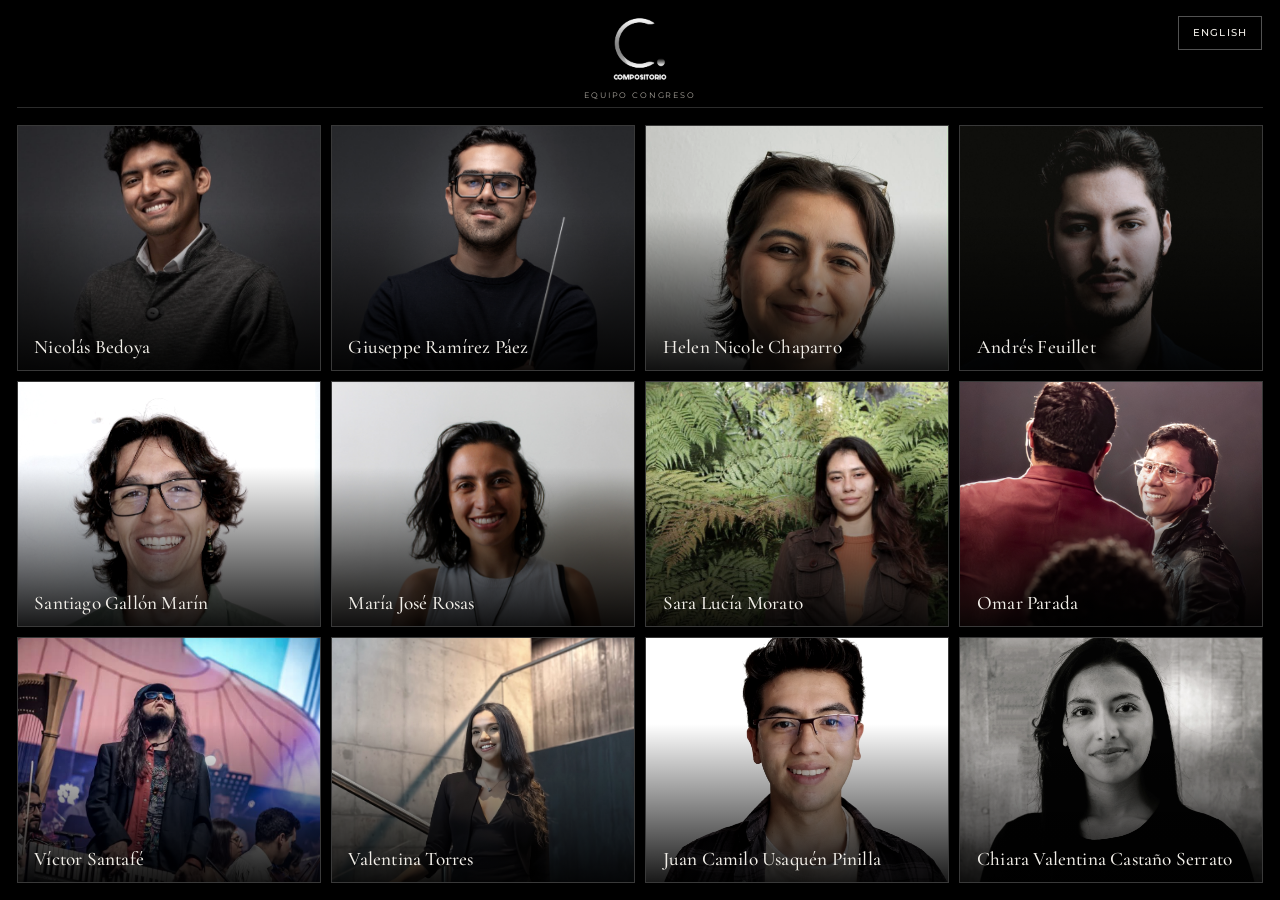
<file: index.html>
<!doctype html>
<html lang="es">
<head>
  <meta charset="utf-8">
  <meta name="viewport" content="width=device-width, initial-scale=1">
  <meta name="description" content="Compositorio — doce voces, doce universos sonoros.">
  <title>Compositorio</title>
  <link rel="stylesheet" href="styles.css">
</head>
<body class="home">
  <header class="site-header">
    <div class="header-brand">
      <img src="assets/logo-compositorio.png" alt="Compositorio">
      <p>Equipo Congreso</p>
    </div>
  </header>
  <!-- Cada tarjeta está asociada manualmente con la foto y los datos homónimos del PDF. -->
  <main class="profiles-grid" aria-label="Compositores">
    <a class="profile-card" href="nicolas-bedoya.html"><img src="assets/images/nicolas-bedoya.jpg" alt="Retrato de Nicolás Bedoya"><h2>Nicolás Bedoya</h2></a>
    <a class="profile-card" href="giuseppe-ramirez-paez.html"><img src="assets/images/giuseppe-ramirez.jpg" alt="Retrato de Giuseppe Ramírez Páez"><h2>Giuseppe Ramírez Páez</h2></a>
    <a class="profile-card" href="helen-nicole-chaparro.html"><img src="assets/images/helen-nicole-chaparro.jpeg" alt="Retrato de Helen Nicole Chaparro"><h2>Helen Nicole Chaparro</h2></a>
    <a class="profile-card" href="andres-feuillet.html"><img src="assets/images/andres-feuillet.jpg" alt="Retrato de Andrés Feuillet"><h2>Andrés Feuillet</h2></a>
    <a class="profile-card" href="santiago-gallon-marin.html"><img src="assets/images/santiago-gallon.jpg" alt="Retrato de Santiago Gallón Marín"><h2>Santiago Gallón Marín</h2></a>
    <a class="profile-card" href="maria-jose-rosas.html"><img src="assets/images/maria-jose-rosas.jpg" alt="Retrato de María José Rosas"><h2>María José Rosas</h2></a>
    <a class="profile-card" href="sara-lucia-morato.html"><img src="assets/images/sara-morato.jpeg" alt="Retrato de Sara Lucía Morato"><h2>Sara Lucía Morato</h2></a>
    <a class="profile-card" href="omar-parada.html"><img src="assets/images/omar-parada.jpg" alt="Retrato de Omar Parada"><h2>Omar Parada</h2></a>
    <a class="profile-card" href="victor-santafe.html"><img src="assets/images/victor-santafe.jpg" alt="Retrato de Víctor Santafé"><h2>Víctor Santafé</h2></a>
    <a class="profile-card" href="valentina-torres.html"><img src="assets/images/valentina-torres.jpg" alt="Retrato de Valentina Torres"><h2>Valentina Torres</h2></a>
    <a class="profile-card" href="juan-camilo-usaquen-pinilla.html"><img src="assets/images/juan-camilo-pinilla.jpg" alt="Retrato de Juan Camilo Usaquén Pinilla"><h2>Juan Camilo Usaquén Pinilla</h2></a>
    <a class="profile-card" href="chiara-valentina-castano-serrato.html"><img src="assets/images/chiara-castano.jpg" alt="Retrato de Chiara Valentina Castaño Serrato"><h2>Chiara Valentina Castaño Serrato</h2></a>
  </main>
  <script src="language.js"></script>
</body>
</html>
</file>
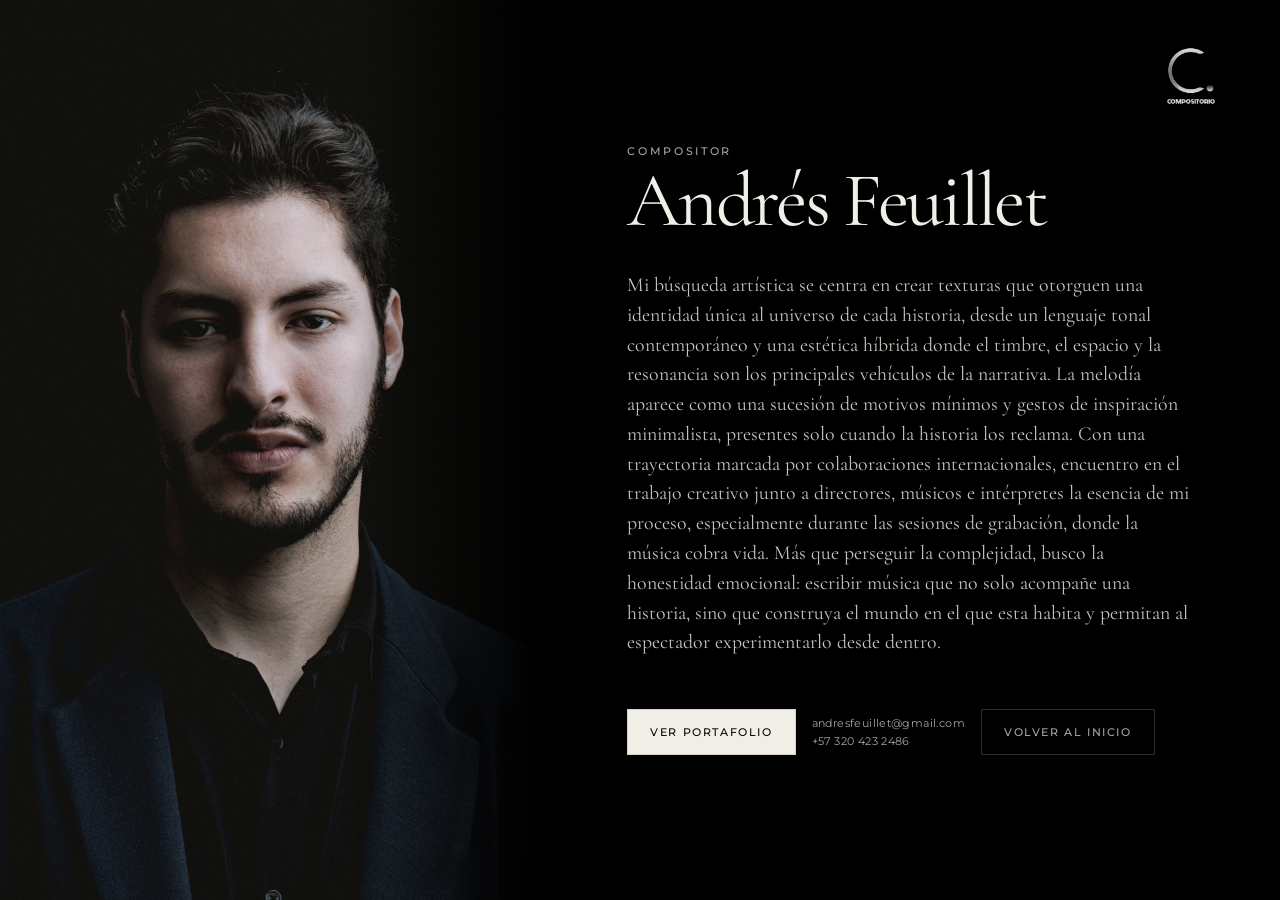
<file: andres-feuillet.html>
<!doctype html><html lang="es"><head><meta charset="utf-8"><meta name="viewport" content="width=device-width,initial-scale=1"><title>Andrés Feuillet — Compositorio</title><link rel="stylesheet" href="styles.css"></head><body class="profile-page"><main class="profile-shell"><div class="profile-portrait"><img src="assets/images/andres-feuillet.jpg" alt="Andrés Feuillet"></div><article class="profile-content"><img class="mini-logo" src="assets/logo-compositorio.png" alt=""><p class="eyebrow">Compositor</p><h1>Andrés Feuillet</h1><p class="bio">Mi búsqueda artística se centra en crear texturas que otorguen una identidad única al universo de cada historia, desde un lenguaje tonal contemporáneo y una estética híbrida donde el timbre, el espacio y la resonancia son los principales vehículos de la narrativa. La melodía aparece como una sucesión de motivos mínimos y gestos de inspiración minimalista, presentes solo cuando la historia los reclama. Con una trayectoria marcada por colaboraciones internacionales, encuentro en el trabajo creativo junto a directores, músicos e intérpretes la esencia de mi proceso, especialmente durante las sesiones de grabación, donde la música cobra vida. Más que perseguir la complejidad, busco la honestidad emocional: escribir música que no solo acompañe una historia, sino que construya el mundo en el que esta habita y permitan al espectador experimentarlo desde dentro.</p><nav class="profile-actions"><a class="button primary" href="https://www.andresfeuillet.com" target="_blank" rel="noopener noreferrer">Ver portafolio</a><div class="contact-details"><a href="mailto:andresfeuillet@gmail.com">andresfeuillet@gmail.com</a><a href="tel:+573204232486">+57 320 423 2486</a></div><a class="button secondary" href="index.html">Volver al inicio</a></nav></article></main></body></html>
</file>
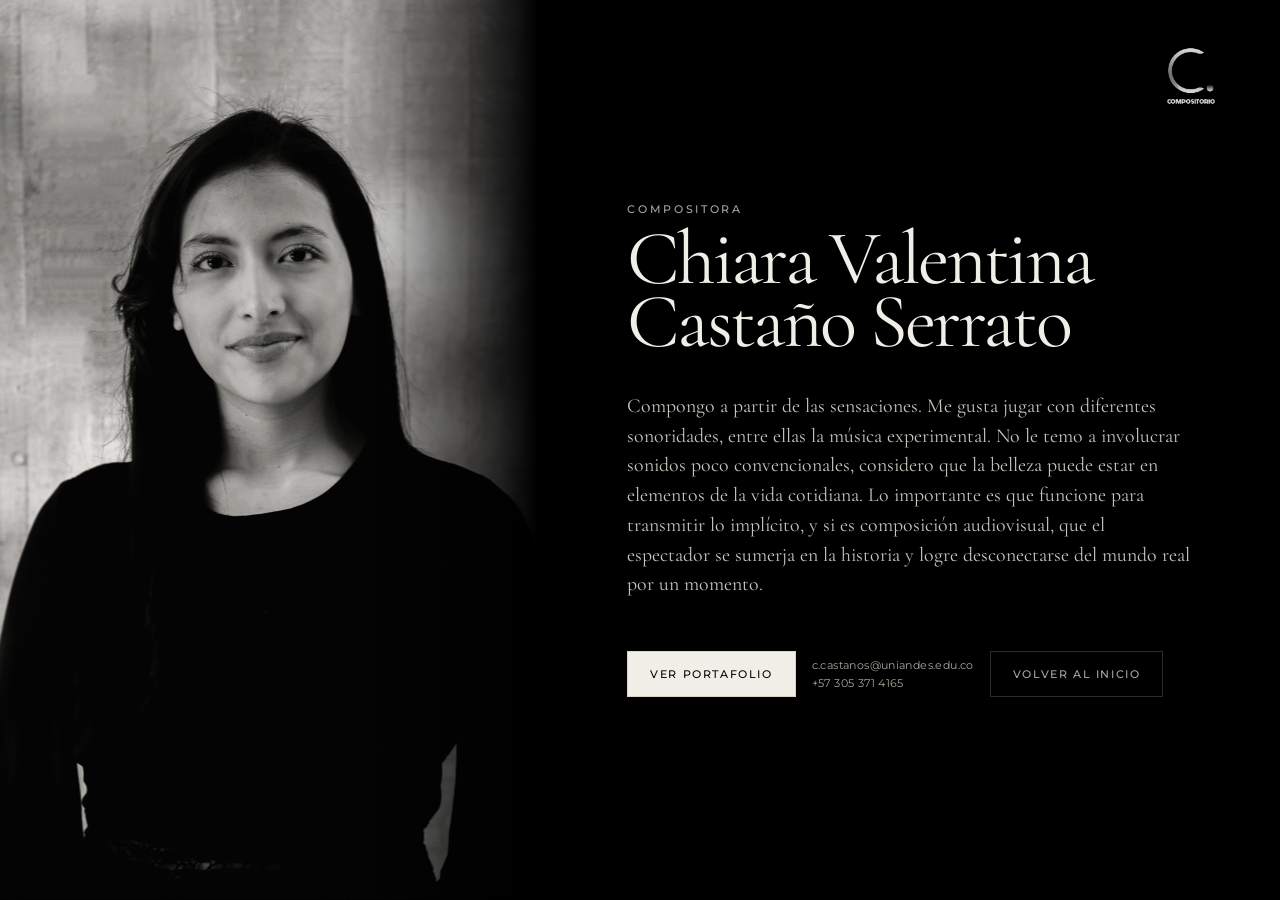
<file: chiara-valentina-castano-serrato.html>
<!doctype html><html lang="es"><head><meta charset="utf-8"><meta name="viewport" content="width=device-width,initial-scale=1"><title>Chiara Valentina Castaño Serrato — Compositorio</title><link rel="stylesheet" href="styles.css"></head><body class="profile-page"><main class="profile-shell"><div class="profile-portrait"><img src="assets/images/chiara-castano.jpg" alt="Chiara Valentina Castaño Serrato"></div><article class="profile-content"><img class="mini-logo" src="assets/logo-compositorio.png" alt=""><p class="eyebrow">Compositora</p><h1>Chiara Valentina Castaño Serrato</h1><p class="bio">Compongo a partir de las sensaciones. Me gusta jugar con diferentes sonoridades, entre ellas la música experimental. No le temo a involucrar sonidos poco convencionales, considero que la belleza puede estar en elementos de la vida cotidiana. Lo importante es que funcione para transmitir lo implícito, y si es composición audiovisual, que el espectador se sumerja en la historia y logre desconectarse del mundo real por un momento.</p><nav class="profile-actions"><a class="button primary" href="https://youtube.com/playlist?list=PLKqj8v8wlB8g&amp;si=jkZaBBemL94crnKC" target="_blank" rel="noopener noreferrer">Ver portafolio</a><div class="contact-details"><a href="mailto:c.castanos@uniandes.edu.co">c.castanos@uniandes.edu.co</a><a href="tel:+573053714165">+57 305 371 4165</a></div><a class="button secondary" href="index.html">Volver al inicio</a></nav></article></main></body></html>
</file>
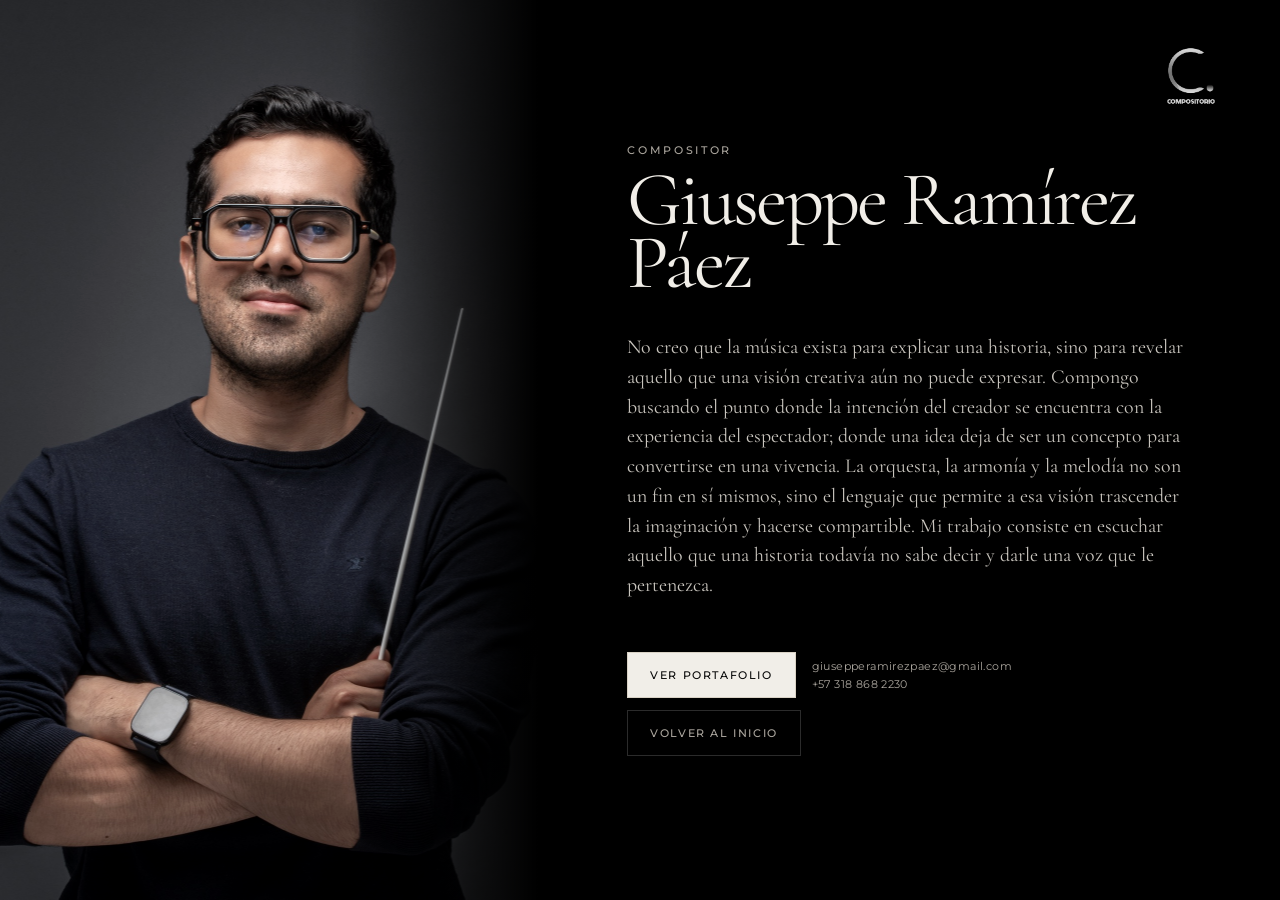
<file: giuseppe-ramirez-paez.html>
<!doctype html><html lang="es"><head><meta charset="utf-8"><meta name="viewport" content="width=device-width,initial-scale=1"><title>Giuseppe Ramírez Páez — Compositorio</title><link rel="stylesheet" href="styles.css"></head><body class="profile-page"><main class="profile-shell"><div class="profile-portrait"><img src="assets/images/giuseppe-ramirez.jpg" alt="Giuseppe Ramírez Páez"></div><article class="profile-content"><img class="mini-logo" src="assets/logo-compositorio.png" alt=""><p class="eyebrow">Compositor</p><h1>Giuseppe Ramírez Páez</h1><p class="bio">No creo que la música exista para explicar una historia, sino para revelar aquello que una visión creativa aún no puede expresar. Compongo buscando el punto donde la intención del creador se encuentra con la experiencia del espectador; donde una idea deja de ser un concepto para convertirse en una vivencia. La orquesta, la armonía y la melodía no son un fin en sí mismos, sino el lenguaje que permite a esa visión trascender la imaginación y hacerse compartible. Mi trabajo consiste en escuchar aquello que una historia todavía no sabe decir y darle una voz que le pertenezca.</p><nav class="profile-actions"><a class="button primary" href="https://www.giusepperamirezpaez.com/es" target="_blank" rel="noopener noreferrer">Ver portafolio</a><div class="contact-details"><a href="mailto:giusepperamirezpaez@gmail.com">giusepperamirezpaez@gmail.com</a><a href="tel:+573188682230">+57 318 868 2230</a></div><a class="button secondary" href="index.html">Volver al inicio</a></nav></article></main></body></html>
</file>
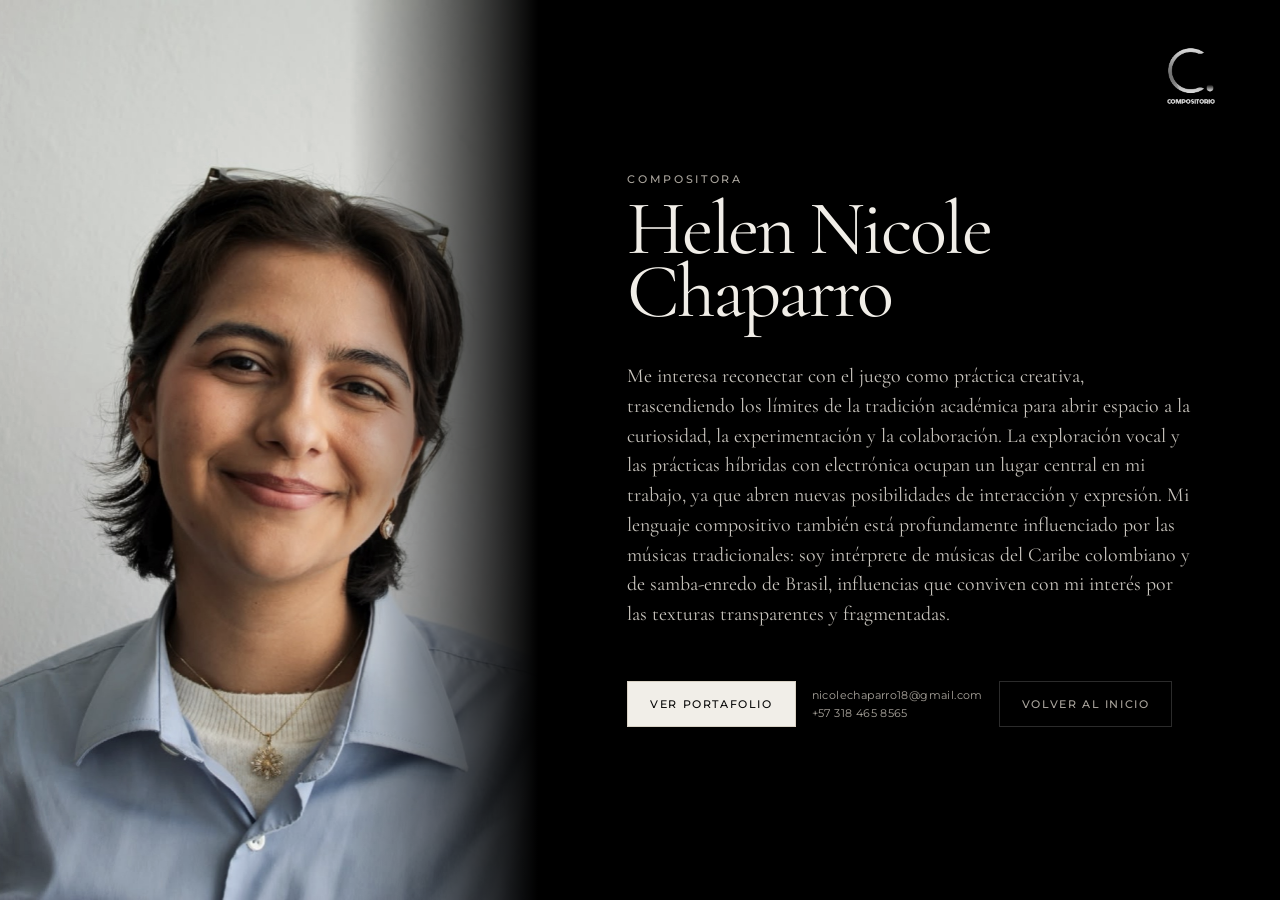
<file: helen-nicole-chaparro.html>
<!doctype html><html lang="es"><head><meta charset="utf-8"><meta name="viewport" content="width=device-width,initial-scale=1"><title>Helen Nicole Chaparro — Compositorio</title><link rel="stylesheet" href="styles.css"></head><body class="profile-page"><main class="profile-shell"><div class="profile-portrait"><img src="assets/images/helen-nicole-chaparro.jpeg" alt="Helen Nicole Chaparro"></div><article class="profile-content"><img class="mini-logo" src="assets/logo-compositorio.png" alt=""><p class="eyebrow">Compositora</p><h1>Helen Nicole Chaparro</h1><p class="bio">Me interesa reconectar con el juego como práctica creativa, trascendiendo los límites de la tradición académica para abrir espacio a la curiosidad, la experimentación y la colaboración. La exploración vocal y las prácticas híbridas con electrónica ocupan un lugar central en mi trabajo, ya que abren nuevas posibilidades de interacción y expresión. Mi lenguaje compositivo también está profundamente influenciado por las músicas tradicionales: soy intérprete de músicas del Caribe colombiano y de samba-enredo de Brasil, influencias que conviven con mi interés por las texturas transparentes y fragmentadas.</p><nav class="profile-actions"><a class="button primary" href="https://helenicoleportfolio.my.canva.site/music-portfolio" target="_blank" rel="noopener noreferrer">Ver portafolio</a><div class="contact-details"><a href="mailto:nicolechaparro18@gmail.com">nicolechaparro18@gmail.com</a><a href="tel:+573184658565">+57 318 465 8565</a></div><a class="button secondary" href="index.html">Volver al inicio</a></nav></article></main></body></html>
</file>
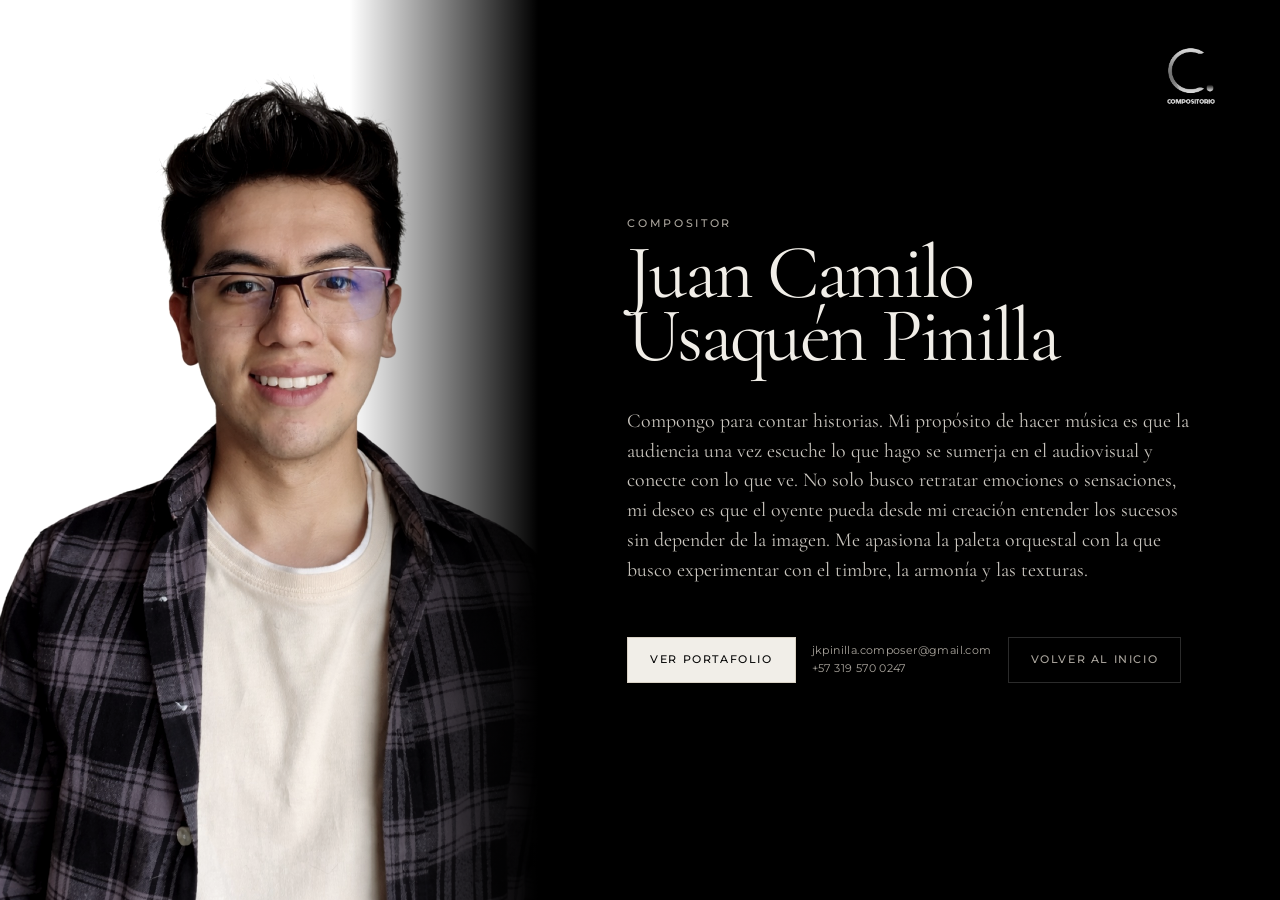
<file: juan-camilo-usaquen-pinilla.html>
<!doctype html><html lang="es"><head><meta charset="utf-8"><meta name="viewport" content="width=device-width,initial-scale=1"><title>Juan Camilo Usaquén Pinilla — Compositorio</title><link rel="stylesheet" href="styles.css"></head><body class="profile-page"><main class="profile-shell"><div class="profile-portrait"><img src="assets/images/juan-camilo-pinilla.jpg" alt="Juan Camilo Usaquén Pinilla"></div><article class="profile-content"><img class="mini-logo" src="assets/logo-compositorio.png" alt=""><p class="eyebrow">Compositor</p><h1>Juan Camilo Usaquén Pinilla</h1><p class="bio">Compongo para contar historias. Mi propósito de hacer música es que la audiencia una vez escuche lo que hago se sumerja en el audiovisual y conecte con lo que ve. No solo busco retratar emociones o sensaciones, mi deseo es que el oyente pueda desde mi creación entender los sucesos sin depender de la imagen. Me apasiona la paleta orquestal con la que busco experimentar con el timbre, la armonía y las texturas.</p><nav class="profile-actions"><a class="button primary" href="https://jkpinillacomposer-cspky.wordpress.com" target="_blank" rel="noopener noreferrer">Ver portafolio</a><div class="contact-details"><a href="mailto:jkpinilla.composer@gmail.com">jkpinilla.composer@gmail.com</a><a href="tel:+573195700247">+57 319 570 0247</a></div><a class="button secondary" href="index.html">Volver al inicio</a></nav></article></main></body></html>
</file>
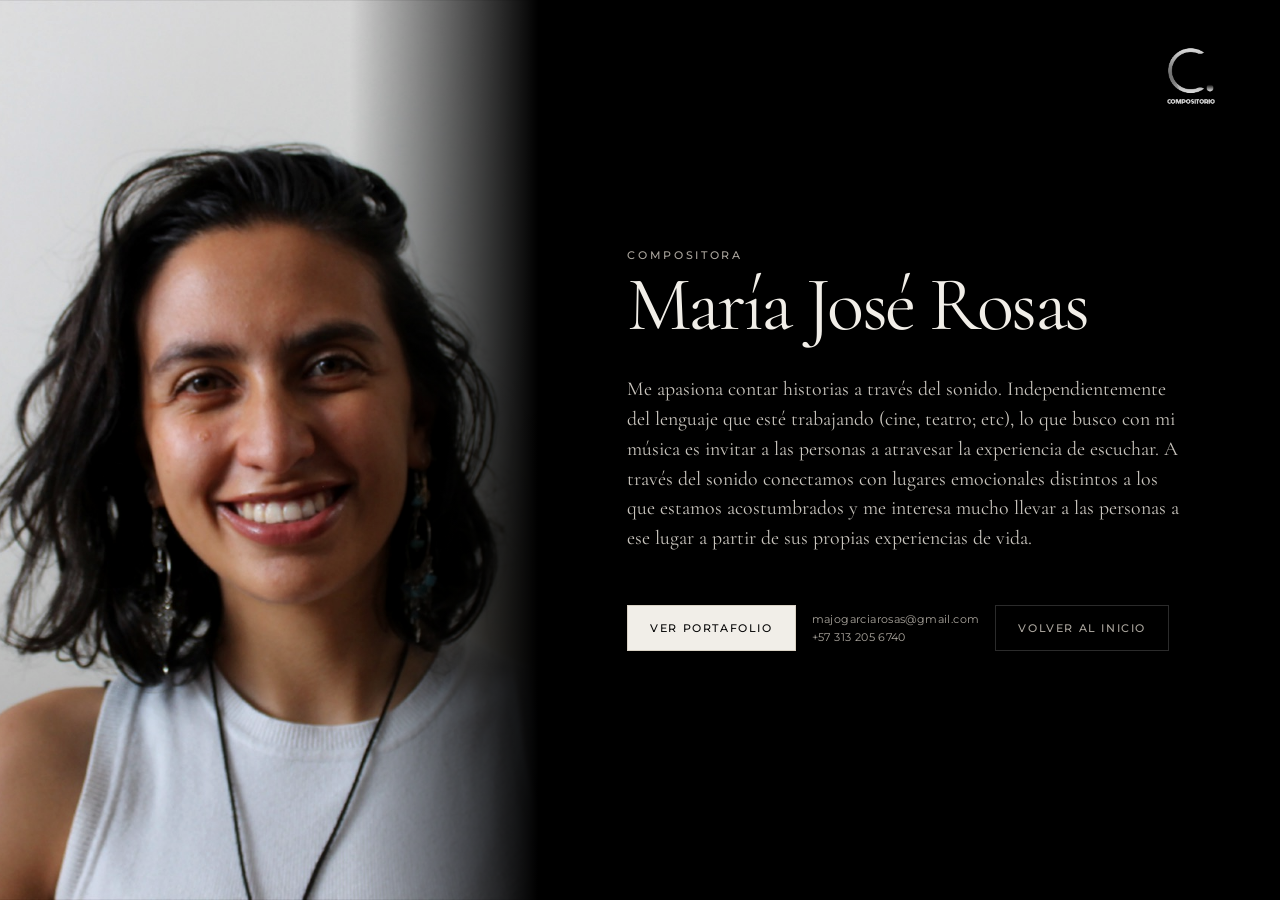
<file: maria-jose-rosas.html>
<!doctype html><html lang="es"><head><meta charset="utf-8"><meta name="viewport" content="width=device-width,initial-scale=1"><title>María José Rosas — Compositorio</title><link rel="stylesheet" href="styles.css"></head><body class="profile-page"><main class="profile-shell"><div class="profile-portrait"><img src="assets/images/maria-jose-rosas.jpg" alt="María José Rosas"></div><article class="profile-content"><img class="mini-logo" src="assets/logo-compositorio.png" alt=""><p class="eyebrow">Compositora</p><h1>María José Rosas</h1><p class="bio">Me apasiona contar historias a través del sonido. Independientemente del lenguaje que esté trabajando (cine, teatro; etc), lo que busco con mi música es invitar a las personas a atravesar la experiencia de escuchar. A través del sonido conectamos con lugares emocionales distintos a los que estamos acostumbrados y me interesa mucho llevar a las personas a ese lugar a partir de sus propias experiencias de vida.</p><nav class="profile-actions"><a class="button primary" href="https://majorouses-portafoliocreativo.my.canva.site/black-and-white-minimalist-elegant-photographer-portfolio-presentation" target="_blank" rel="noopener noreferrer">Ver portafolio</a><div class="contact-details"><a href="mailto:majogarciarosas@gmail.com">majogarciarosas@gmail.com</a><a href="tel:+573132056740">+57 313 205 6740</a></div><a class="button secondary" href="index.html">Volver al inicio</a></nav></article></main></body></html>
</file>
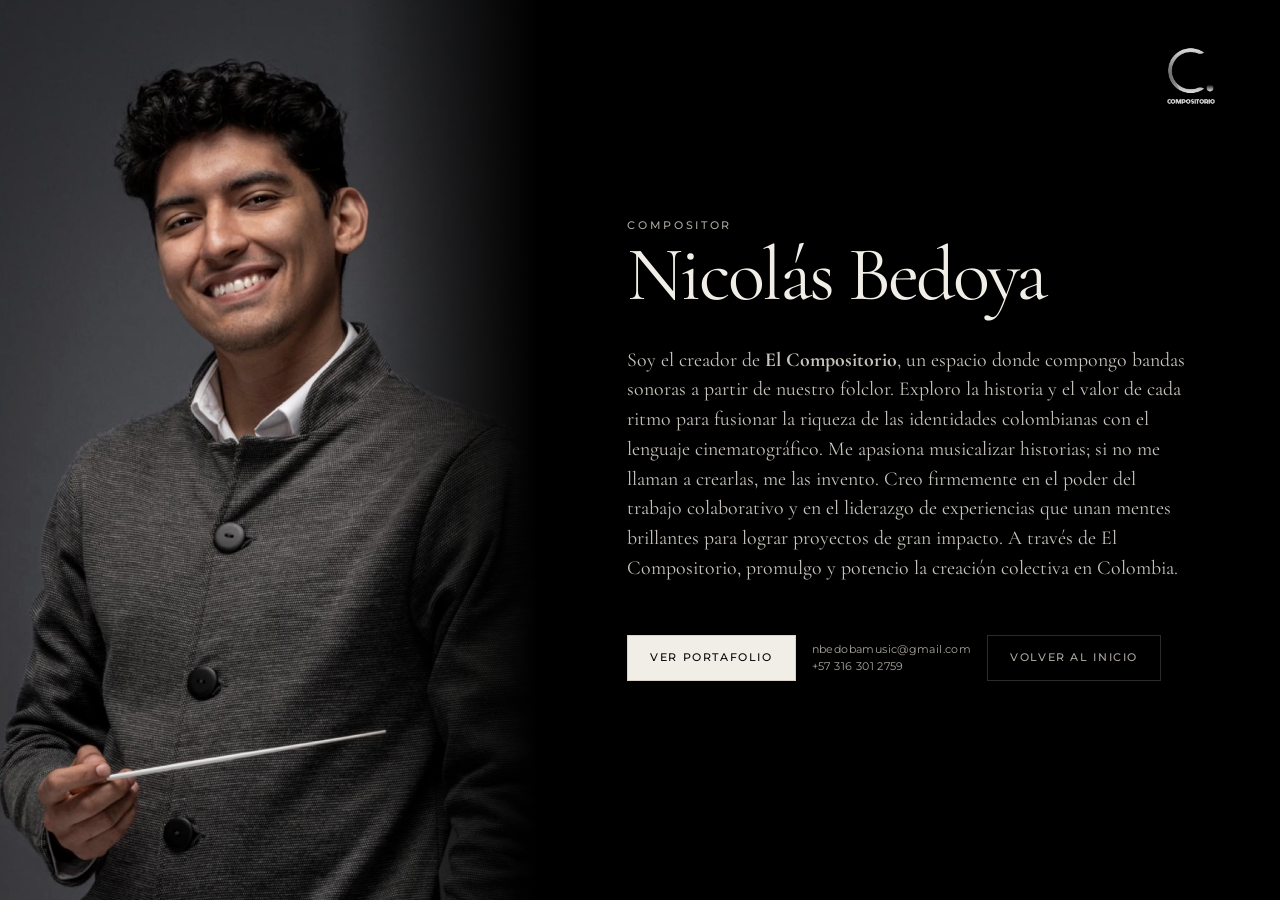
<file: nicolas-bedoya.html>
<!doctype html><html lang="es"><head><meta charset="utf-8"><meta name="viewport" content="width=device-width,initial-scale=1"><title>Nicolás Bedoya — Compositorio</title><link rel="stylesheet" href="styles.css"></head><body class="profile-page"><main class="profile-shell"><div class="profile-portrait"><img src="assets/images/nicolas-bedoya.jpg" alt="Nicolás Bedoya"></div><article class="profile-content"><img class="mini-logo" src="assets/logo-compositorio.png" alt=""><p class="eyebrow">Compositor</p><h1>Nicolás Bedoya</h1><p class="bio">Soy el creador de <strong>El Compositorio</strong>, un espacio donde compongo bandas sonoras a partir de nuestro folclor. Exploro la historia y el valor de cada ritmo para fusionar la riqueza de las identidades colombianas con el lenguaje cinematográfico. Me apasiona musicalizar historias; si no me llaman a crearlas, me las invento. Creo firmemente en el poder del trabajo colaborativo y en el liderazgo de experiencias que unan mentes brillantes para lograr proyectos de gran impacto. A través de El Compositorio, promulgo y potencio la creación colectiva en Colombia.</p><nav class="profile-actions"><a class="button primary" href="https://play.reelcrafter.com/HlhAMudAQISO8Ps6QFE_6Q" target="_blank" rel="noopener noreferrer">Ver portafolio</a><div class="contact-details"><a href="mailto:nbedobamusic@gmail.com">nbedobamusic@gmail.com</a><a href="tel:+573163012759">+57 316 301 2759</a></div><a class="button secondary" href="index.html">Volver al inicio</a></nav></article></main></body></html>
</file>
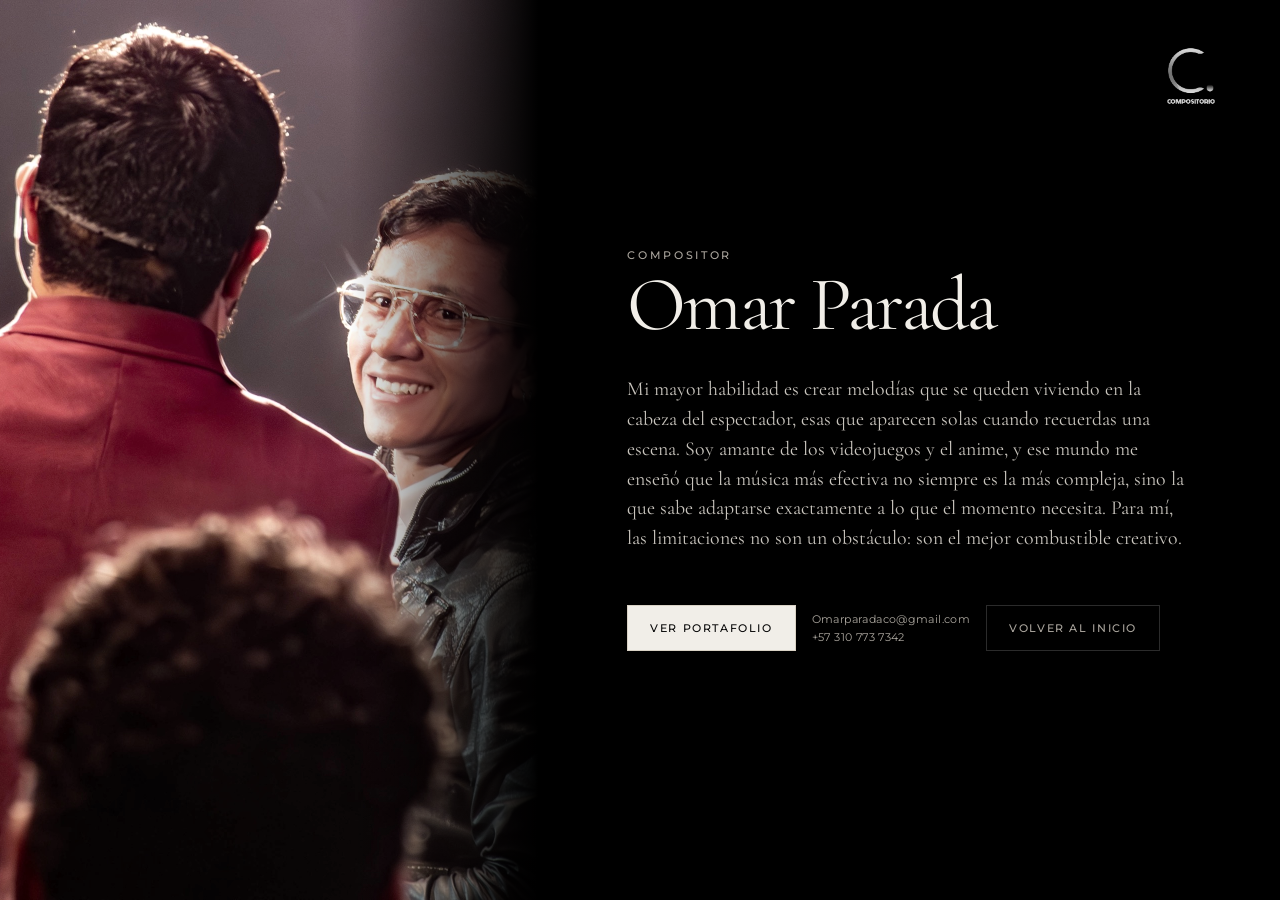
<file: omar-parada.html>
<!doctype html><html lang="es"><head><meta charset="utf-8"><meta name="viewport" content="width=device-width,initial-scale=1"><title>Omar Parada — Compositorio</title><link rel="stylesheet" href="styles.css"></head><body class="profile-page"><main class="profile-shell"><div class="profile-portrait"><img src="assets/images/omar-parada.jpg" alt="Omar Parada"></div><article class="profile-content"><img class="mini-logo" src="assets/logo-compositorio.png" alt=""><p class="eyebrow">Compositor</p><h1>Omar Parada</h1><p class="bio">Mi mayor habilidad es crear melodías que se queden viviendo en la cabeza del espectador, esas que aparecen solas cuando recuerdas una escena. Soy amante de los videojuegos y el anime, y ese mundo me enseñó que la música más efectiva no siempre es la más compleja, sino la que sabe adaptarse exactamente a lo que el momento necesita. Para mí, las limitaciones no son un obstáculo: son el mejor combustible creativo.</p><nav class="profile-actions"><a class="button primary" href="https://epicophony.wixsite.com/epicophony" target="_blank" rel="noopener noreferrer">Ver portafolio</a><div class="contact-details"><a href="mailto:Omarparadaco@gmail.com">Omarparadaco@gmail.com</a><a href="tel:+573107737342">+57 310 773 7342</a></div><a class="button secondary" href="index.html">Volver al inicio</a></nav></article></main></body></html>
</file>
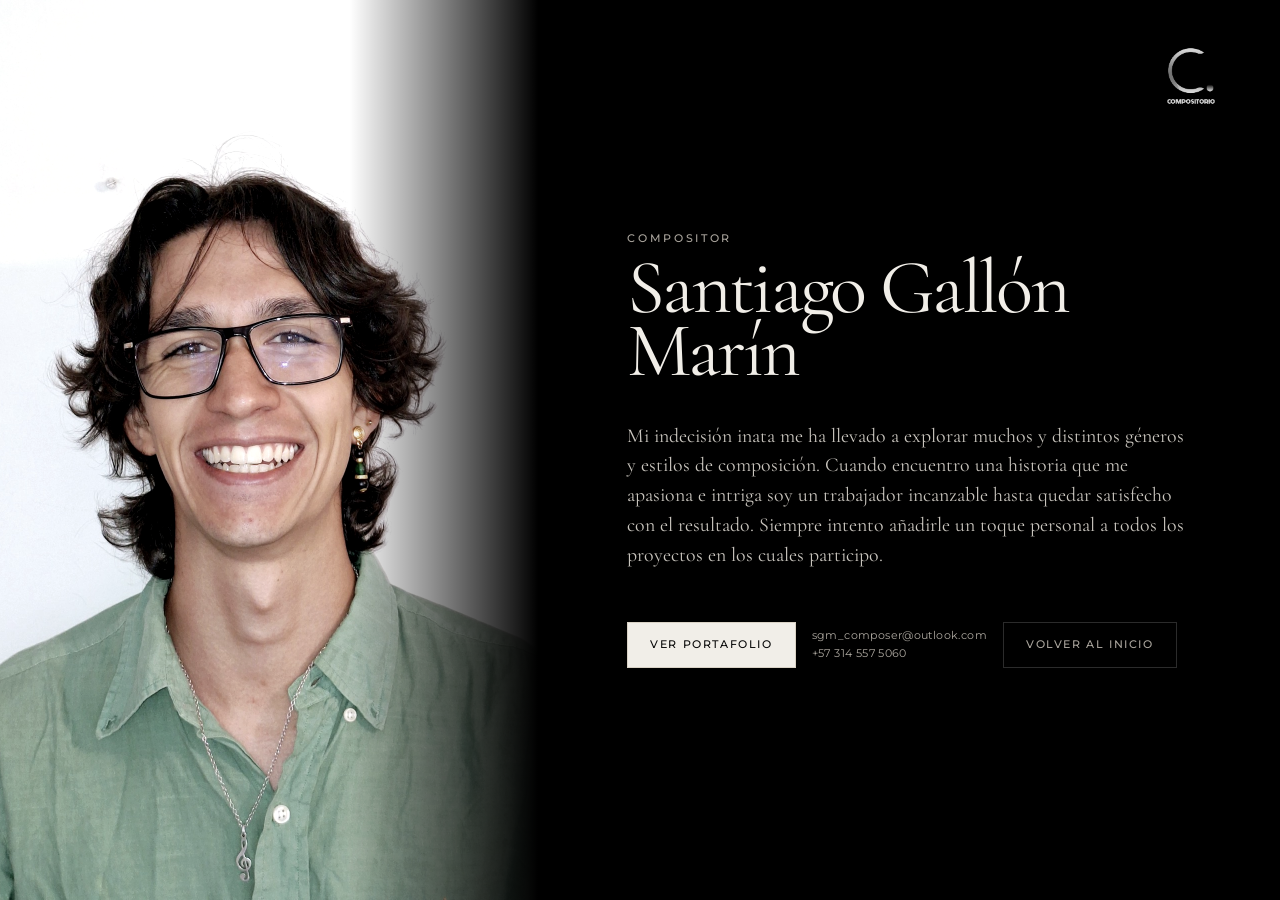
<file: santiago-gallon-marin.html>
<!doctype html><html lang="es"><head><meta charset="utf-8"><meta name="viewport" content="width=device-width,initial-scale=1"><title>Santiago Gallón Marín — Compositorio</title><link rel="stylesheet" href="styles.css"></head><body class="profile-page"><main class="profile-shell"><div class="profile-portrait"><img src="assets/images/santiago-gallon.jpg" alt="Santiago Gallón Marín"></div><article class="profile-content"><img class="mini-logo" src="assets/logo-compositorio.png" alt=""><p class="eyebrow">Compositor</p><h1>Santiago Gallón Marín</h1><p class="bio">Mi indecisión inata me ha llevado a explorar muchos y distintos géneros y estilos de composición. Cuando encuentro una historia que me apasiona e intriga soy un trabajador incanzable hasta quedar satisfecho con el resultado. Siempre intento añadirle un toque personal a todos los proyectos en los cuales participo.</p><nav class="profile-actions"><a class="button primary" href="https://ssangallon.wixsite.com/santiagogallonmarin" target="_blank" rel="noopener noreferrer">Ver portafolio</a><div class="contact-details"><a href="mailto:sgm_composer@outlook.com">sgm_composer@outlook.com</a><a href="tel:+573145575060">+57 314 557 5060</a></div><a class="button secondary" href="index.html">Volver al inicio</a></nav></article></main></body></html>
</file>
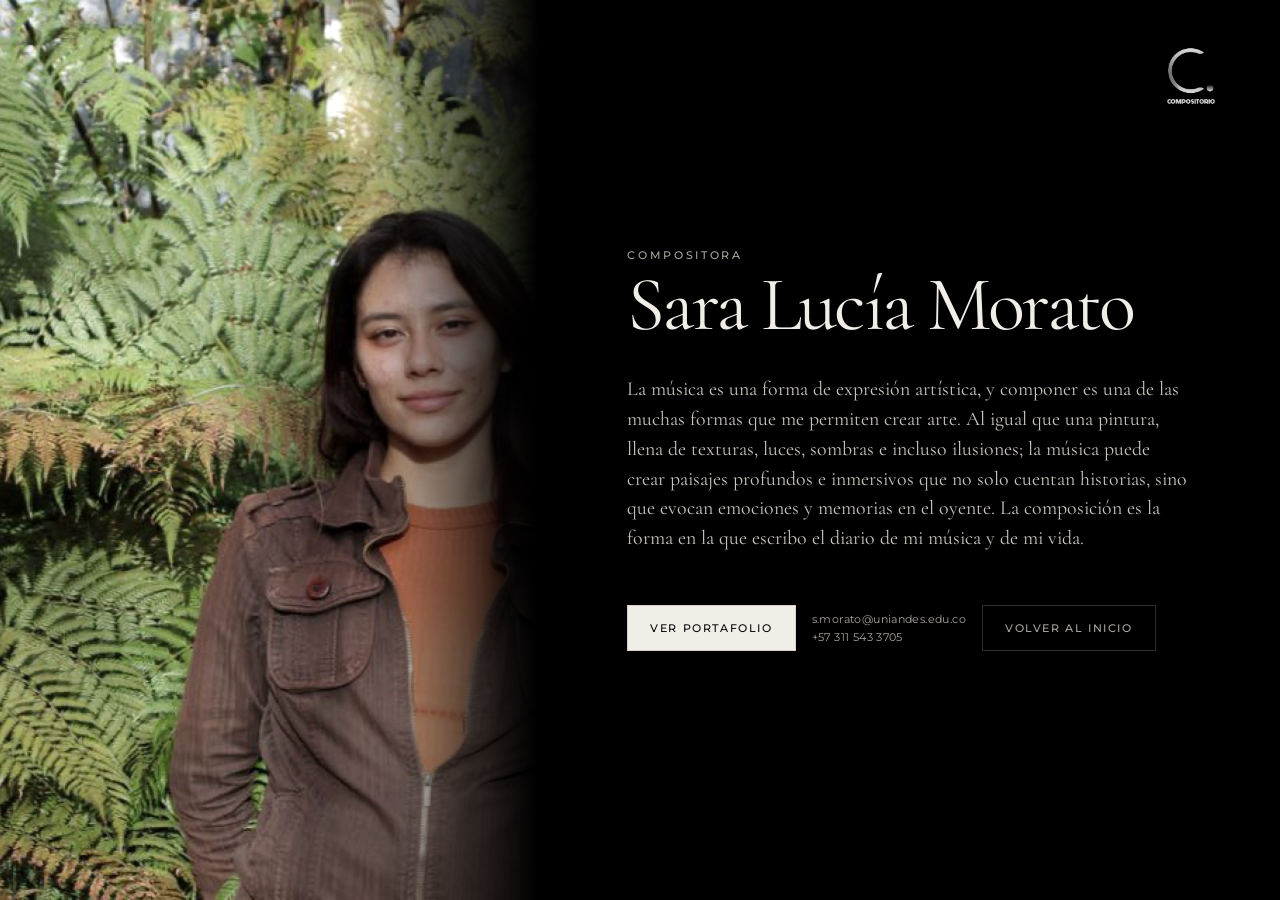
<file: sara-lucia-morato.html>
<!doctype html><html lang="es"><head><meta charset="utf-8"><meta name="viewport" content="width=device-width,initial-scale=1"><title>Sara Lucía Morato — Compositorio</title><link rel="stylesheet" href="styles.css"></head><body class="profile-page"><main class="profile-shell"><div class="profile-portrait"><img src="assets/images/sara-morato.jpeg" alt="Sara Lucía Morato"></div><article class="profile-content"><img class="mini-logo" src="assets/logo-compositorio.png" alt=""><p class="eyebrow">Compositora</p><h1>Sara Lucía Morato</h1><p class="bio">La música es una forma de expresión artística, y componer es una de las muchas formas que me permiten crear arte. Al igual que una pintura, llena de texturas, luces, sombras e incluso ilusiones; la música puede crear paisajes profundos e inmersivos que no solo cuentan historias, sino que evocan emociones y memorias en el oyente. La composición es la forma en la que escribo el diario de mi música y de mi vida.</p><nav class="profile-actions"><a class="button primary" href="https://prueba3234.my.canva.site/luckyluu" target="_blank" rel="noopener noreferrer">Ver portafolio</a><div class="contact-details"><a href="mailto:s.morato@uniandes.edu.co">s.morato@uniandes.edu.co</a><a href="tel:+573115433705">+57 311 543 3705</a></div><a class="button secondary" href="index.html">Volver al inicio</a></nav></article></main></body></html>
</file>
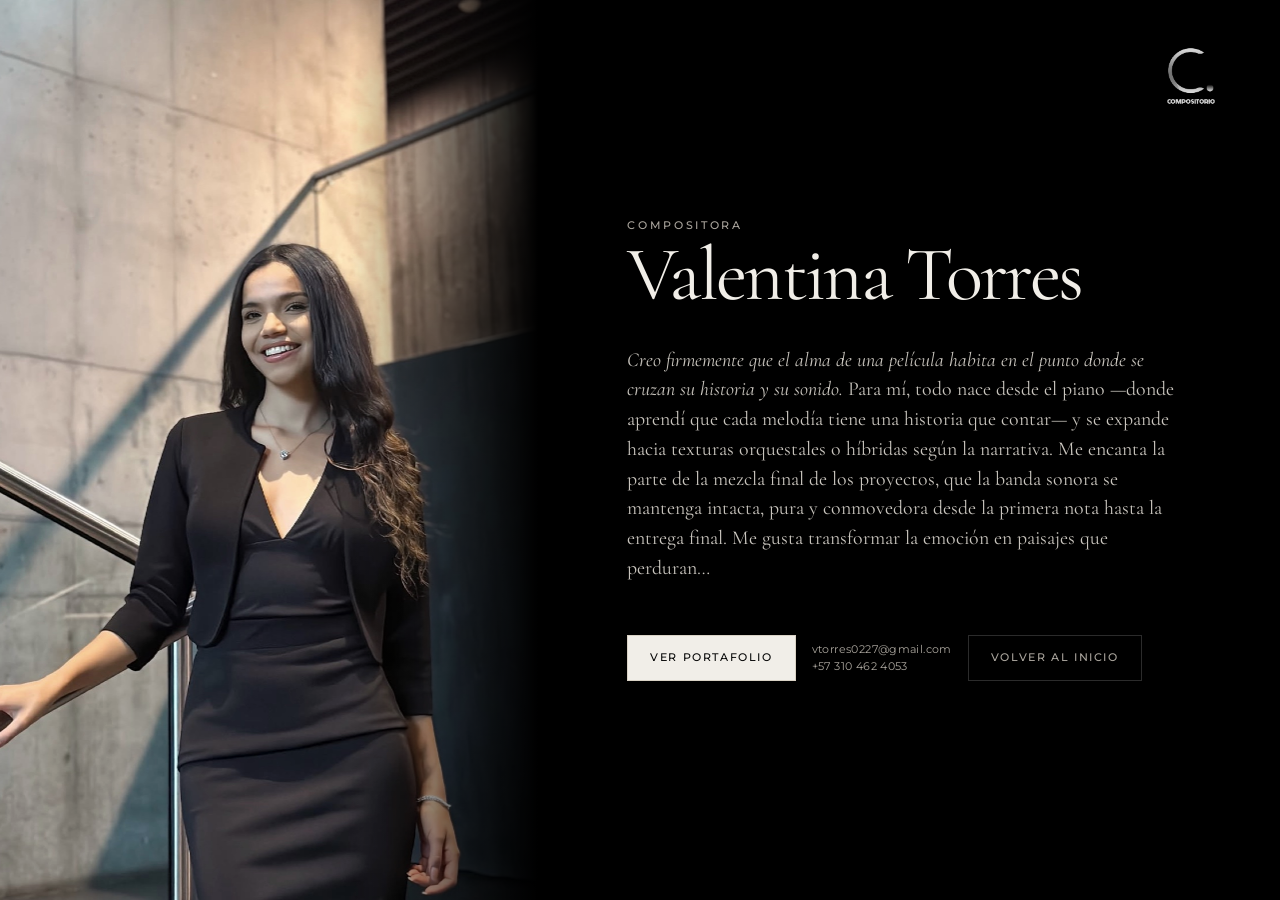
<file: valentina-torres.html>
<!doctype html><html lang="es"><head><meta charset="utf-8"><meta name="viewport" content="width=device-width,initial-scale=1"><title>Valentina Torres — Compositorio</title><link rel="stylesheet" href="styles.css"></head><body class="profile-page"><main class="profile-shell"><div class="profile-portrait"><img src="assets/images/valentina-torres.jpg" alt="Valentina Torres"></div><article class="profile-content"><img class="mini-logo" src="assets/logo-compositorio.png" alt=""><p class="eyebrow">Compositora</p><h1>Valentina Torres</h1><p class="bio"><em>Creo firmemente que el alma de una película habita en el punto donde se cruzan su historia y su sonido.</em> Para mí, todo nace desde el piano —donde aprendí que cada melodía tiene una historia que contar— y se expande hacia texturas orquestales o híbridas según la narrativa. Me encanta la parte de la mezcla final de los proyectos, que la banda sonora se mantenga intacta, pura y conmovedora desde la primera nota hasta la entrega final. Me gusta transformar la emoción en paisajes que perduran…</p><nav class="profile-actions"><a class="button primary" href="https://valkeysaudio.com" target="_blank" rel="noopener noreferrer">Ver portafolio</a><div class="contact-details"><a href="mailto:vtorres0227@gmail.com">vtorres0227@gmail.com</a><a href="tel:+573104624053">+57 310 462 4053</a></div><a class="button secondary" href="index.html">Volver al inicio</a></nav></article></main></body></html>
</file>
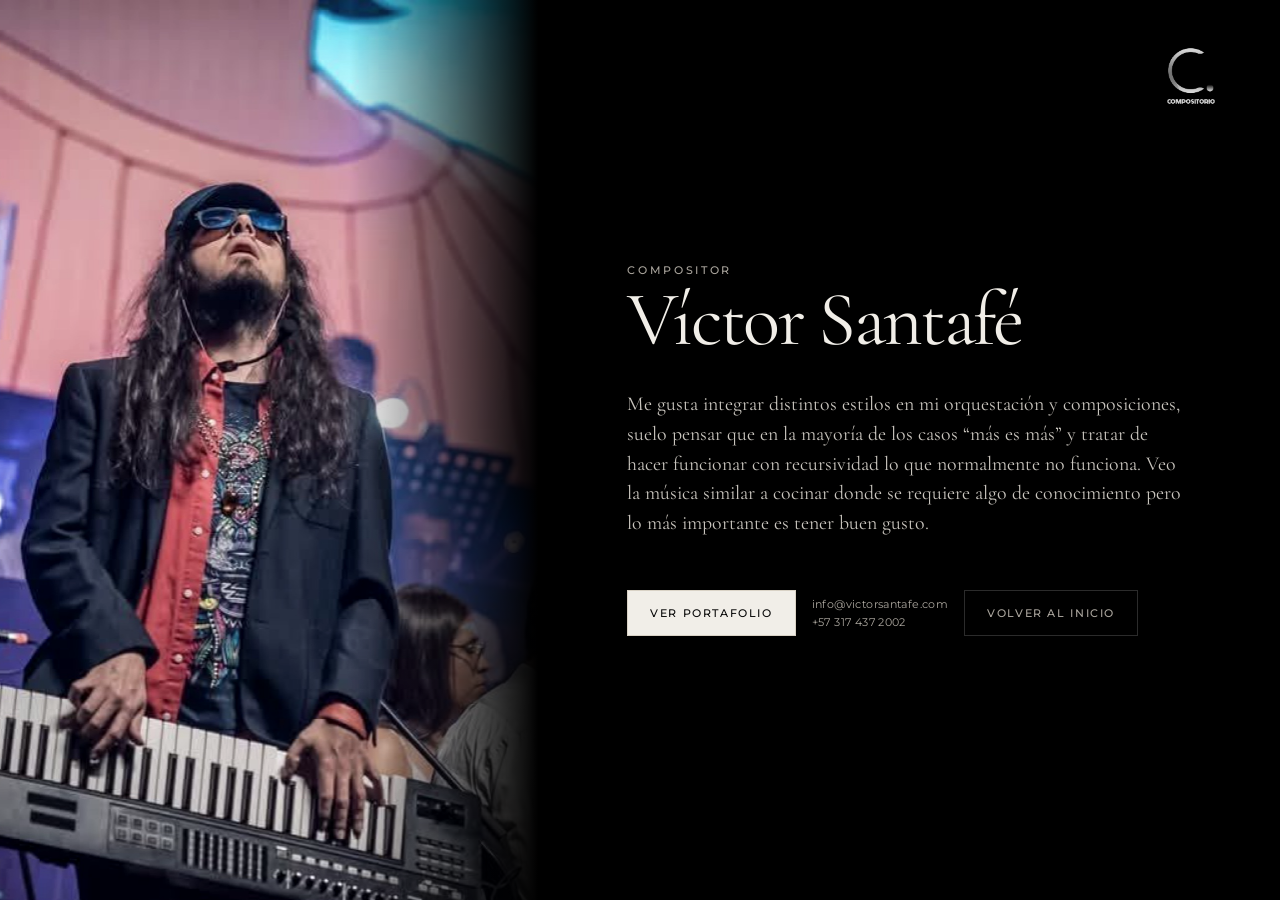
<file: victor-santafe.html>
<!doctype html><html lang="es"><head><meta charset="utf-8"><meta name="viewport" content="width=device-width,initial-scale=1"><title>Víctor Santafé — Compositorio</title><link rel="stylesheet" href="styles.css"></head><body class="profile-page"><main class="profile-shell"><div class="profile-portrait"><img src="assets/images/victor-santafe.jpg" alt="Víctor Santafé"></div><article class="profile-content"><img class="mini-logo" src="assets/logo-compositorio.png" alt=""><p class="eyebrow">Compositor</p><h1>Víctor Santafé</h1><p class="bio">Me gusta integrar distintos estilos en mi orquestación y composiciones, suelo pensar que en la mayoría de los casos “más es más” y tratar de hacer funcionar con recursividad lo que normalmente no funciona. Veo la música similar a cocinar donde se requiere algo de conocimiento pero lo más importante es tener buen gusto.</p><nav class="profile-actions"><a class="button primary" href="https://www.victorsantafe.com" target="_blank" rel="noopener noreferrer">Ver portafolio</a><div class="contact-details"><a href="mailto:info@victorsantafe.com">info@victorsantafe.com</a><a href="tel:+573174372002">+57 317 437 2002</a></div><a class="button secondary" href="index.html">Volver al inicio</a></nav></article></main></body></html>
</file>
<file: styles.css>
@import url('https://fonts.googleapis.com/css2?family=Cormorant+Garamond:ital,wght@0,400;0,500;0,600;1,400&family=Montserrat:wght@300;400;500;600&display=swap');

:root {
  --black: #000;
  --ink: #f1eee8;
  --muted: #aaa59d;
  --line: rgba(255, 255, 255, .17);
  --accent: #d9d2c5;
}

* { box-sizing: border-box; }

html, body { margin: 0; background: var(--black); color: var(--ink); }

body {
  min-height: 100vh;
  font-family: 'Montserrat', sans-serif;
  -webkit-font-smoothing: antialiased;
}

a { color: inherit; }

.language-toggle {
  position: fixed;
  top: 16px;
  right: 18px;
  z-index: 20;
  min-width: 84px;
  min-height: 34px;
  padding: 0 13px;
  border: 1px solid rgba(255,255,255,.32);
  background: rgba(0,0,0,.66);
  color: var(--ink);
  font: 500 .61rem/1 'Montserrat', sans-serif;
  letter-spacing: .13em;
  text-transform: uppercase;
  cursor: pointer;
  backdrop-filter: blur(8px);
  transition: background .2s ease, color .2s ease, border-color .2s ease;
}
.language-toggle:hover, .language-toggle:focus-visible { background: var(--ink); color: #080808; border-color: var(--ink); outline: none; }

/* Inicio: en escritorio el encabezado y las 12 tarjetas ocupan exactamente el viewport. */
.home {
  height: 100svh;
  overflow: hidden;
  display: grid;
  grid-template-rows: clamp(74px, 12svh, 116px) minmax(0, 1fr);
  padding: 0 clamp(10px, 1.3vw, 22px) clamp(10px, 1.3vw, 22px);
}

.site-header {
  display: grid;
  place-items: center;
  border-bottom: 1px solid var(--line);
}

.site-header img {
  width: clamp(125px, 11vw, 185px);
  max-height: 9.3svh;
  object-fit: contain;
}

.header-brand { display: grid; place-items: center; gap: 1px; }
.header-brand p {
  margin: -2px 0 0;
  color: var(--muted);
  font-size: clamp(.52rem, .52vw, .65rem);
  font-weight: 400;
  letter-spacing: .22em;
  text-transform: uppercase;
}

.profiles-grid {
  min-height: 0;
  padding-top: clamp(10px, 1.3vw, 22px);
  display: grid;
  grid-template-columns: repeat(4, minmax(0, 1fr));
  grid-template-rows: repeat(3, minmax(0, 1fr));
  gap: clamp(7px, .8vw, 14px);
}

.profile-card {
  min-height: 0;
  position: relative;
  overflow: hidden;
  border: 1px solid var(--line);
  background: #111;
  isolation: isolate;
  text-decoration: none;
}

.profile-card::after {
  content: '';
  position: absolute;
  inset: 35% 0 0;
  z-index: 1;
  background: linear-gradient(transparent, rgba(0,0,0,.9));
  transition: opacity .35s ease;
}

.profile-card img {
  width: 100%;
  height: 100%;
  display: block;
  object-fit: cover;
  object-position: center 28%;
  filter: saturate(.72) contrast(1.05);
  transition: transform .6s cubic-bezier(.2,.7,.2,1), filter .4s ease;
}

.profile-card h2 {
  position: absolute;
  left: clamp(12px, 1.3vw, 22px);
  right: 12px;
  bottom: clamp(10px, 1vw, 18px);
  z-index: 2;
  margin: 0;
  font-family: 'Cormorant Garamond', serif;
  font-size: clamp(1.05rem, 1.5vw, 1.65rem);
  font-weight: 500;
  line-height: 1;
  letter-spacing: .01em;
}

.profile-card:hover img, .profile-card:focus-visible img { transform: scale(1.035); filter: saturate(1) contrast(1.05); }
.profile-card:hover::after, .profile-card:focus-visible::after { opacity: .78; }
.profile-card:focus-visible { outline: 2px solid #fff; outline-offset: -2px; }

/* Perfil individual */
.profile-page { min-height: 100svh; }
.profile-shell {
  min-height: 100svh;
  display: grid;
  grid-template-columns: minmax(320px, 42vw) 1fr;
}

.profile-portrait { position: relative; min-height: 100svh; overflow: hidden; background: #111; }
.profile-portrait::after { content: ''; position: absolute; inset: 0; background: linear-gradient(90deg, transparent 65%, #000 100%); pointer-events: none; }
.profile-portrait img { width: 100%; height: 100%; position: absolute; inset: 0; object-fit: cover; object-position: center 25%; filter: saturate(.75) contrast(1.04); }

.profile-content {
  display: flex;
  flex-direction: column;
  justify-content: center;
  padding: clamp(42px, 7vw, 110px);
  position: relative;
}

.mini-logo { position: absolute; top: clamp(20px, 3vw, 42px); right: clamp(22px, 4vw, 62px); width: 76px; opacity: .88; }
.eyebrow { margin: 0 0 12px; color: var(--muted); font-size: .67rem; font-weight: 500; letter-spacing: .25em; text-transform: uppercase; }
.profile-content h1 { max-width: 780px; margin: 0 0 clamp(22px, 3vw, 42px); font-family: 'Cormorant Garamond', serif; font-size: clamp(3rem, 6vw, 7.5rem); font-weight: 400; line-height: .82; letter-spacing: -.035em; }
.bio { max-width: 760px; margin: 0; color: #c8c4bd; font-family: 'Cormorant Garamond', serif; font-size: clamp(1.15rem, 1.55vw, 1.48rem); line-height: 1.5; }
.profile-actions { display: flex; flex-wrap: wrap; align-items: stretch; gap: 12px; margin-top: clamp(28px, 4vw, 52px); }
.button { display: inline-flex; align-items: center; min-height: 46px; padding: 0 22px; border: 1px solid var(--accent); text-decoration: none; font-size: .67rem; font-weight: 500; letter-spacing: .15em; text-transform: uppercase; transition: background .25s, color .25s; }
.button.primary { background: var(--ink); color: #080808; }
.button:hover, .button:focus-visible { background: var(--accent); color: #080808; outline: none; }
.button.secondary { border-color: var(--line); color: var(--muted); }
.contact-details { display: flex; flex-direction: column; justify-content: center; min-height: 46px; padding: 0 4px; gap: 5px; }
.contact-details a { width: fit-content; color: var(--muted); font-size: .69rem; line-height: 1.15; letter-spacing: .035em; text-decoration: none; transition: color .2s ease; }
.contact-details a:hover, .contact-details a:focus-visible { color: var(--ink); outline: none; text-decoration: underline; text-underline-offset: 3px; }

@media (max-width: 900px) {
  .home { height: auto; min-height: 100svh; overflow: visible; grid-template-rows: 82px auto; }
  .profiles-grid { grid-template-columns: repeat(3, minmax(0, 1fr)); grid-template-rows: none; grid-auto-rows: 31vw; }
  .profile-shell { grid-template-columns: 1fr; }
  .profile-portrait { min-height: 58svh; }
  .profile-portrait::after { background: linear-gradient(0deg, #000 0, transparent 35%); }
  .profile-content { padding-top: 70px; }
  .mini-logo { top: 18px; width: 64px; }
}

@media (max-width: 620px) {
  .language-toggle { top: 10px; right: 10px; min-height: 32px; min-width: 78px; }
  .profiles-grid { grid-template-columns: repeat(2, minmax(0, 1fr)); grid-auto-rows: 58vw; }
  .profile-card h2 { font-size: 1.15rem; }
  .profile-portrait { min-height: 54svh; }
  .profile-content { padding: 62px 24px 48px; }
  .profile-content h1 { font-size: clamp(3.1rem, 16vw, 5rem); }
  .button { width: 100%; justify-content: center; }
  .contact-details { width: 100%; align-items: center; padding: 8px 0; }
}

@media (prefers-reduced-motion: reduce) { .profile-card img { transition: none; } }
</file>
